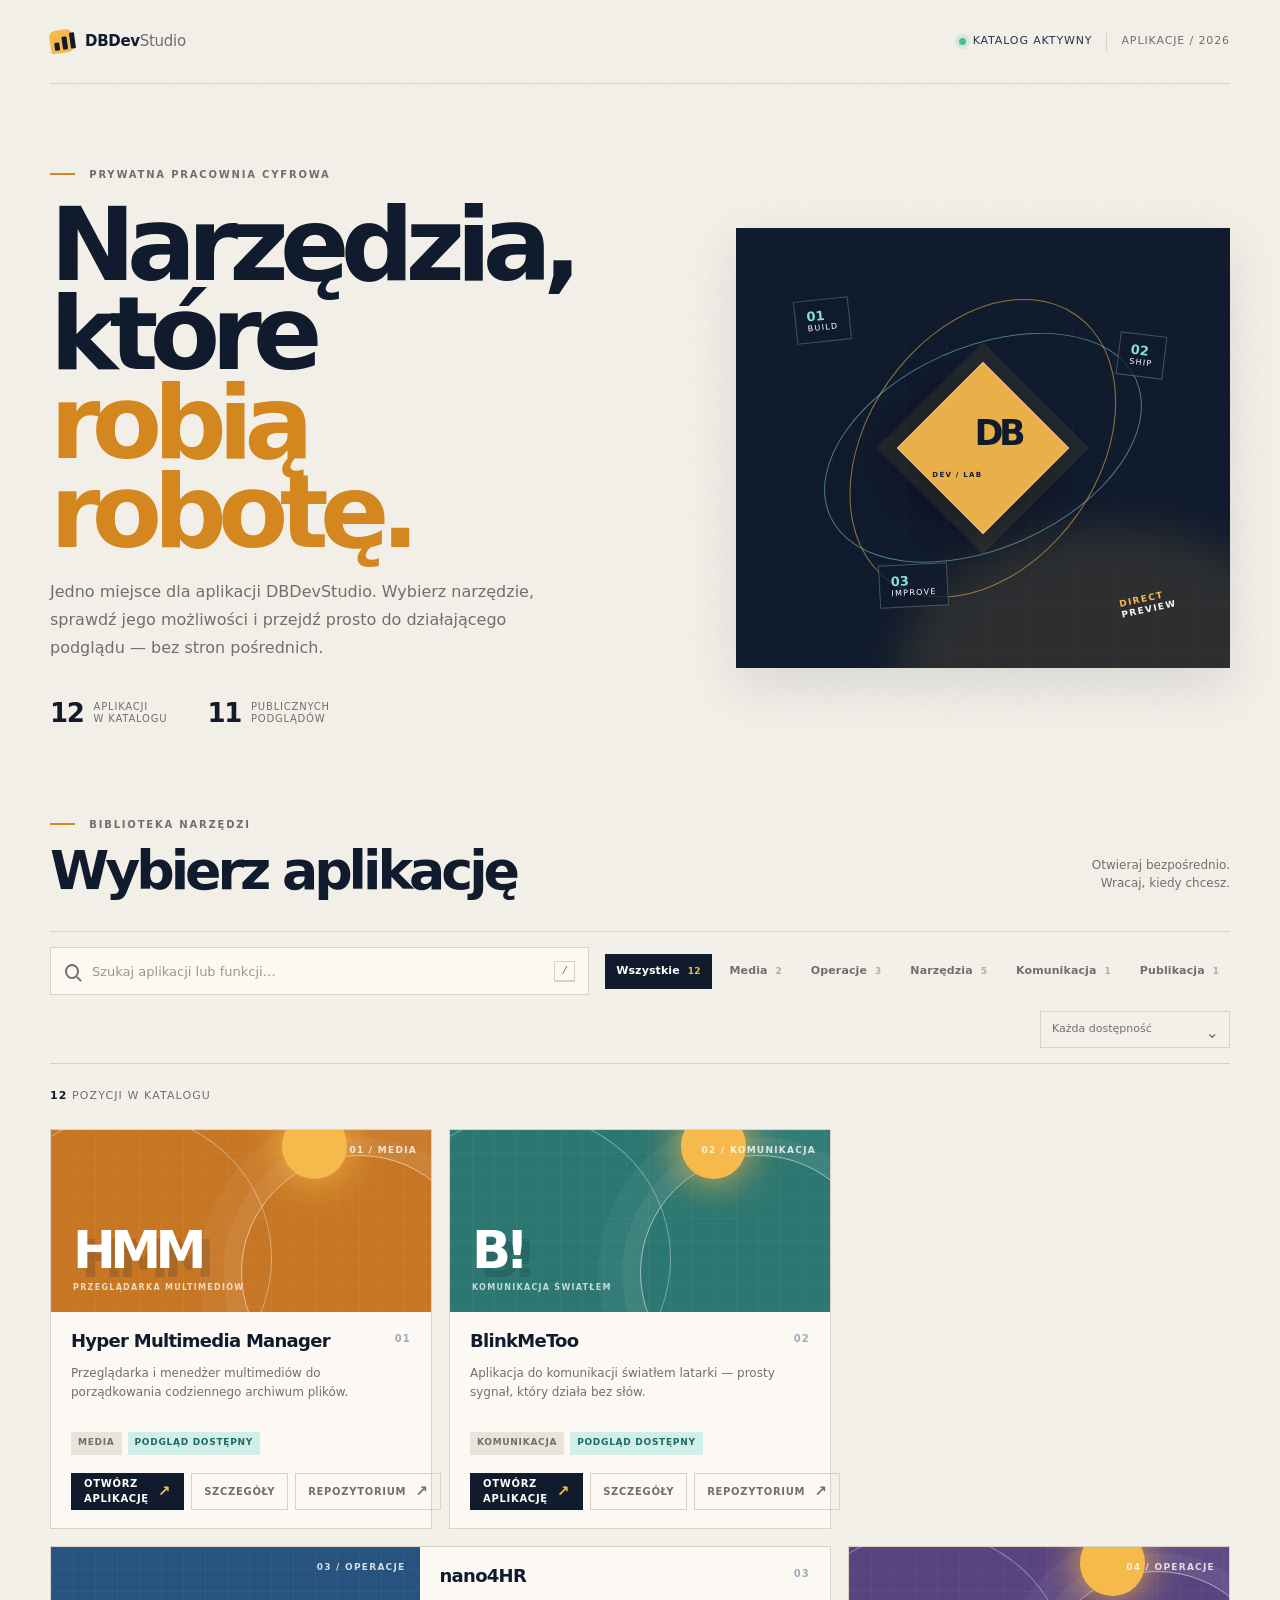
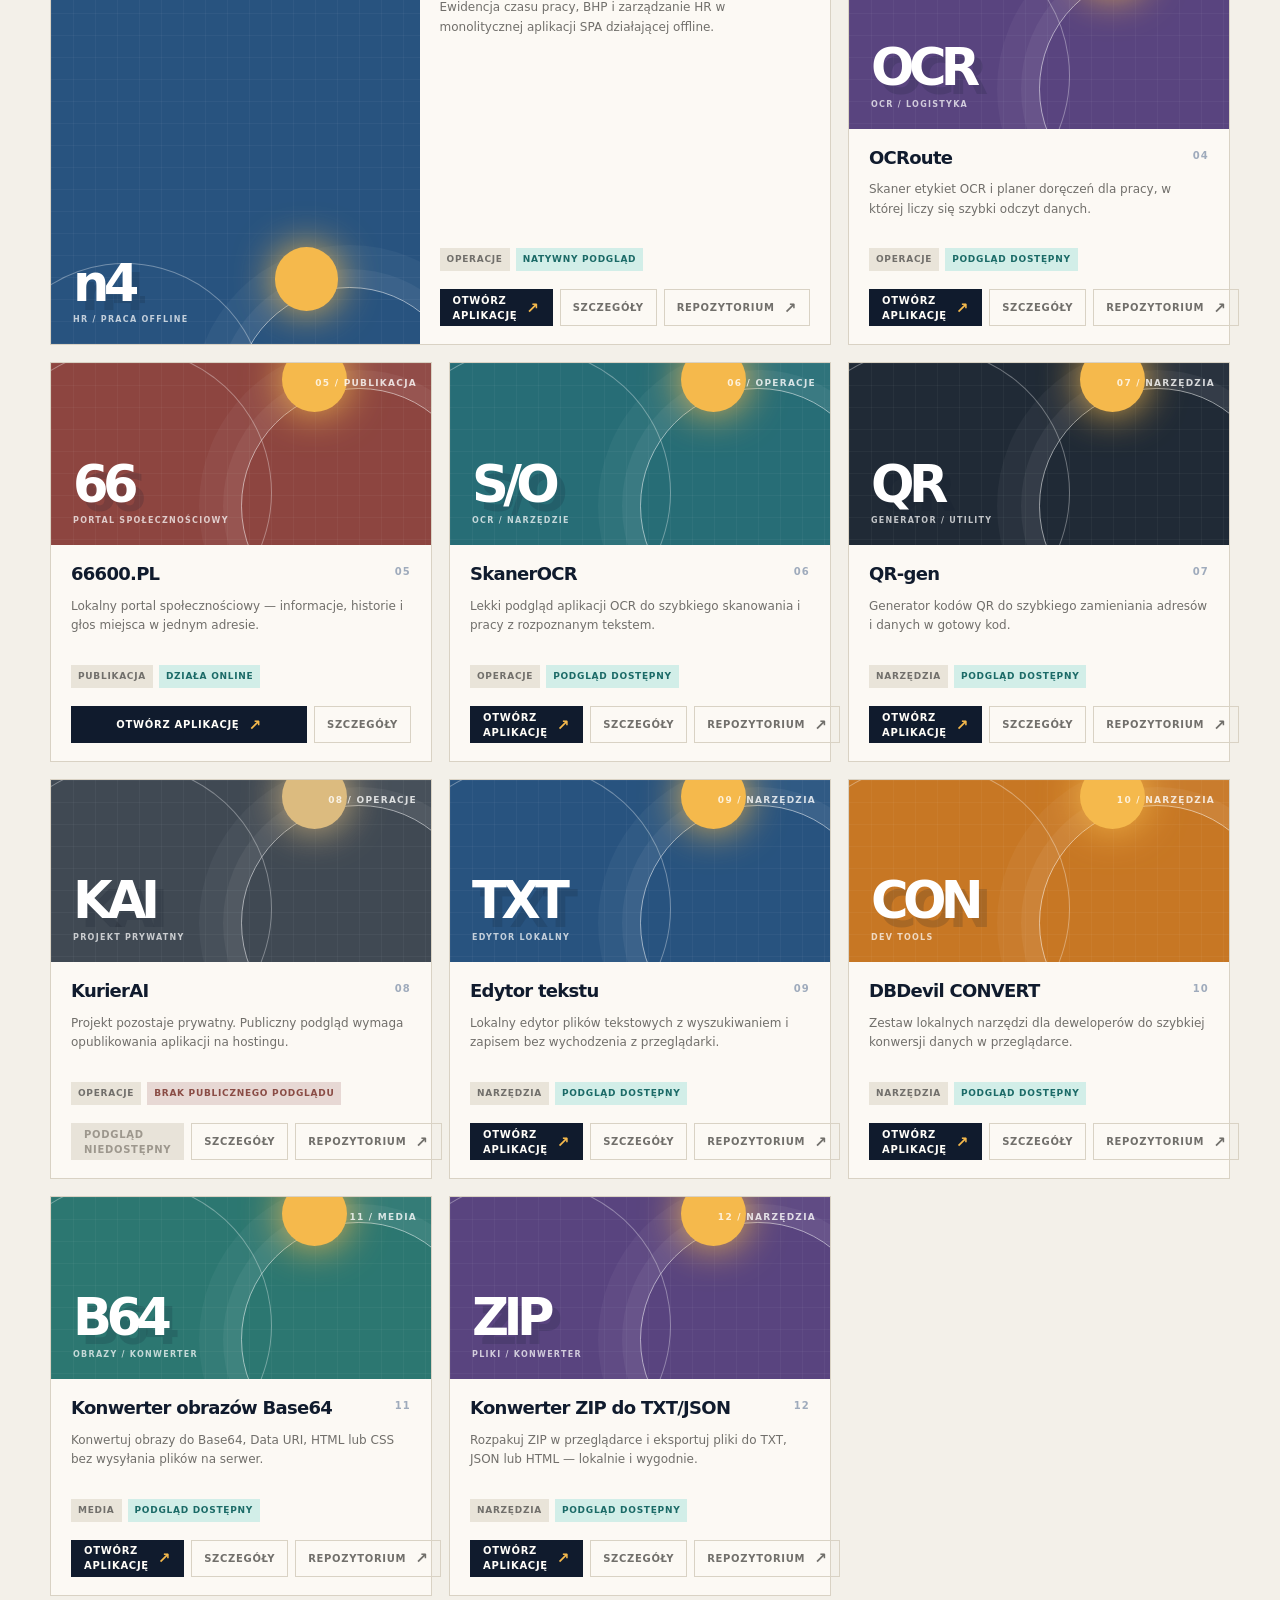
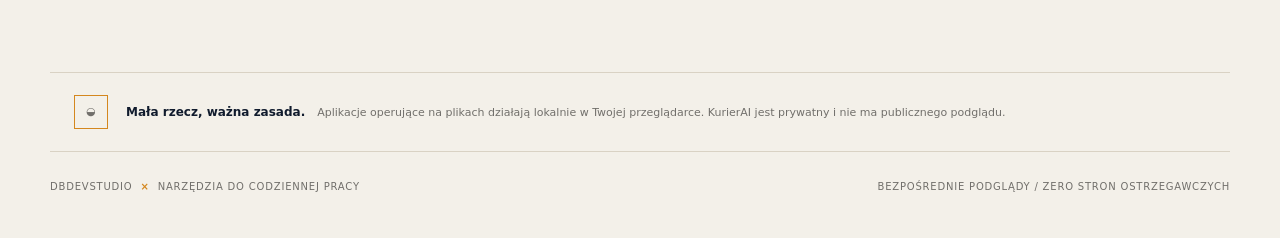
<file: index.html>
<!doctype html>
<html lang="pl">
  <head>
    <meta charset="UTF-8" />
    <meta name="viewport" content="width=device-width, initial-scale=1.0" />
    <meta name="theme-color" content="#101b2d" />
    <meta name="description" content="DBDevStudio — katalog aplikacji z bezpośrednimi podglądami i linkami do repozytoriów." />
    <title>DBDevStudio — katalog aplikacji</title>
    <link rel="icon" href="data:image/svg+xml,%3Csvg xmlns='http://www.w3.org/2000/svg' viewBox='0 0 64 64'%3E%3Crect width='64' height='64' rx='16' fill='%23f5b94c'/%3E%3Cpath d='M18 20h28v8H26v8h16v8H26v8h20v8H18z' fill='%23101b2d'/%3E%3C/svg%3E" />
    <link rel="stylesheet" href="styles.css" />
  </head>
  <body>
    <div class="page-noise" aria-hidden="true"></div>
    <header class="topbar shell">
      <a class="brand" href="/" aria-label="DBDevStudio — strona główna">
        <span class="brand-mark" aria-hidden="true"><span></span><span></span><span></span></span>
        <span class="brand-name">DBDev<span>Studio</span></span>
      </a>
      <div class="topbar-meta">
        <span class="system-status"><i></i> katalog aktywny</span>
        <span class="topbar-rule" aria-hidden="true"></span>
        <span class="topbar-caption">aplikacje / 2026</span>
      </div>
    </header>

    <main>
      <section class="hero shell" aria-labelledby="page-title">
        <div class="hero-copy">
          <p class="eyebrow"><span class="eyebrow-line"></span> prywatna pracownia cyfrowa</p>
          <h1 id="page-title">Narzędzia, które<br /><em>robią robotę.</em></h1>
          <p class="hero-intro">Jedno miejsce dla aplikacji DBDevStudio. Wybierz narzędzie, sprawdź jego możliwości i przejdź prosto do działającego podglądu — bez stron pośrednich.</p>
          <div class="hero-actions" aria-label="Szybkie informacje">
            <div class="hero-stat"><strong id="hero-app-count">12</strong><span>aplikacji<br />w katalogu</span></div>
            <div class="hero-stat"><strong id="hero-preview-count">11</strong><span>publicznych<br />podglądów</span></div>
          </div>
        </div>
        <div class="hero-art" aria-label="Schemat katalogu aplikacji" role="img">
          <div class="orbit orbit-one"></div>
          <div class="orbit orbit-two"></div>
          <div class="art-core"><span>DB</span><small>DEV / LAB</small></div>
          <div class="art-node node-a"><b>01</b><span>BUILD</span></div>
          <div class="art-node node-b"><b>02</b><span>SHIP</span></div>
          <div class="art-node node-c"><b>03</b><span>IMPROVE</span></div>
          <div class="art-stamp">DIRECT<br /><span>PREVIEW</span></div>
        </div>
      </section>

      <section class="catalog shell" aria-labelledby="catalog-title">
        <div class="section-heading">
          <div>
            <p class="eyebrow"><span class="eyebrow-line"></span> biblioteka narzędzi</p>
            <h2 id="catalog-title">Wybierz aplikację</h2>
          </div>
          <p class="section-note">Otwieraj bezpośrednio.<br />Wracaj, kiedy chcesz.</p>
        </div>

        <div class="toolbar" aria-label="Wyszukiwanie i filtrowanie katalogu">
          <label class="search-box" for="search-input">
            <span class="search-icon" aria-hidden="true"></span>
            <input id="search-input" type="search" placeholder="Szukaj aplikacji lub funkcji…" autocomplete="off" />
            <kbd>/</kbd>
          </label>
          <div class="filter-group" role="group" aria-label="Filtr kategorii">
            <button class="filter-button is-active" type="button" data-category="all">Wszystkie <span>12</span></button>
            <button class="filter-button" type="button" data-category="media">Media <span>2</span></button>
            <button class="filter-button" type="button" data-category="operations">Operacje <span>3</span></button>
            <button class="filter-button" type="button" data-category="tools">Narzędzia <span>5</span></button>
            <button class="filter-button" type="button" data-category="communication">Komunikacja <span>1</span></button>
            <button class="filter-button" type="button" data-category="publishing">Publikacja <span>1</span></button>
          </div>
          <label class="availability-select" for="availability-filter">
            <span class="sr-only">Dostępność podglądu</span>
            <select id="availability-filter">
              <option value="all">Każda dostępność</option>
              <option value="available">Tylko z podglądem</option>
              <option value="private">Bez podglądu</option>
            </select>
          </label>
        </div>

        <div class="results-line">
          <p><strong id="result-count">12</strong> pozycji w katalogu</p>
          <button id="clear-filters" class="clear-button" type="button" hidden>Wyczyść filtry <span aria-hidden="true">↗</span></button>
        </div>

        <div id="apps-grid" class="apps-grid" aria-live="polite"></div>
        <div id="empty-state" class="empty-state" hidden>
          <span class="empty-icon" aria-hidden="true">∅</span>
          <h3>Nie znaleziono takiej aplikacji</h3>
          <p>Spróbuj skrócić wyszukiwanie albo usuń filtry, aby wrócić do pełnej biblioteki.</p>
          <button id="empty-reset" class="button button-dark" type="button">Pokaż wszystkie</button>
        </div>
      </section>

      <section class="privacy-strip shell" aria-label="Informacja o prywatności">
        <span class="privacy-icon" aria-hidden="true">◒</span>
        <div><strong>Mała rzecz, ważna zasada.</strong><span>Aplikacje operujące na plikach działają lokalnie w Twojej przeglądarce. KurierAI jest prywatny i nie ma publicznego podglądu.</span></div>
      </section>
    </main>

    <footer class="footer shell">
      <span>DBDevStudio <b>×</b> narzędzia do codziennej pracy</span>
      <span>bezpośrednie podglądy / zero stron ostrzegawczych</span>
    </footer>

    <dialog id="details-dialog" class="details-dialog" aria-labelledby="dialog-title">
      <div class="dialog-inner">
        <button id="dialog-close" class="dialog-close" type="button" aria-label="Zamknij szczegóły">×</button>
        <div id="dialog-visual" class="dialog-visual" aria-hidden="true"></div>
        <div class="dialog-content">
          <p id="dialog-kicker" class="eyebrow"></p>
          <h2 id="dialog-title"></h2>
          <p id="dialog-description" class="dialog-description"></p>
          <div id="dialog-facts" class="dialog-facts"></div>
          <div id="dialog-story" class="dialog-story"></div>
          <div id="dialog-links" class="dialog-links"></div>
        </div>
      </div>
    </dialog>

    <script src="app.js" defer></script>
  </body>
</html>
</file>
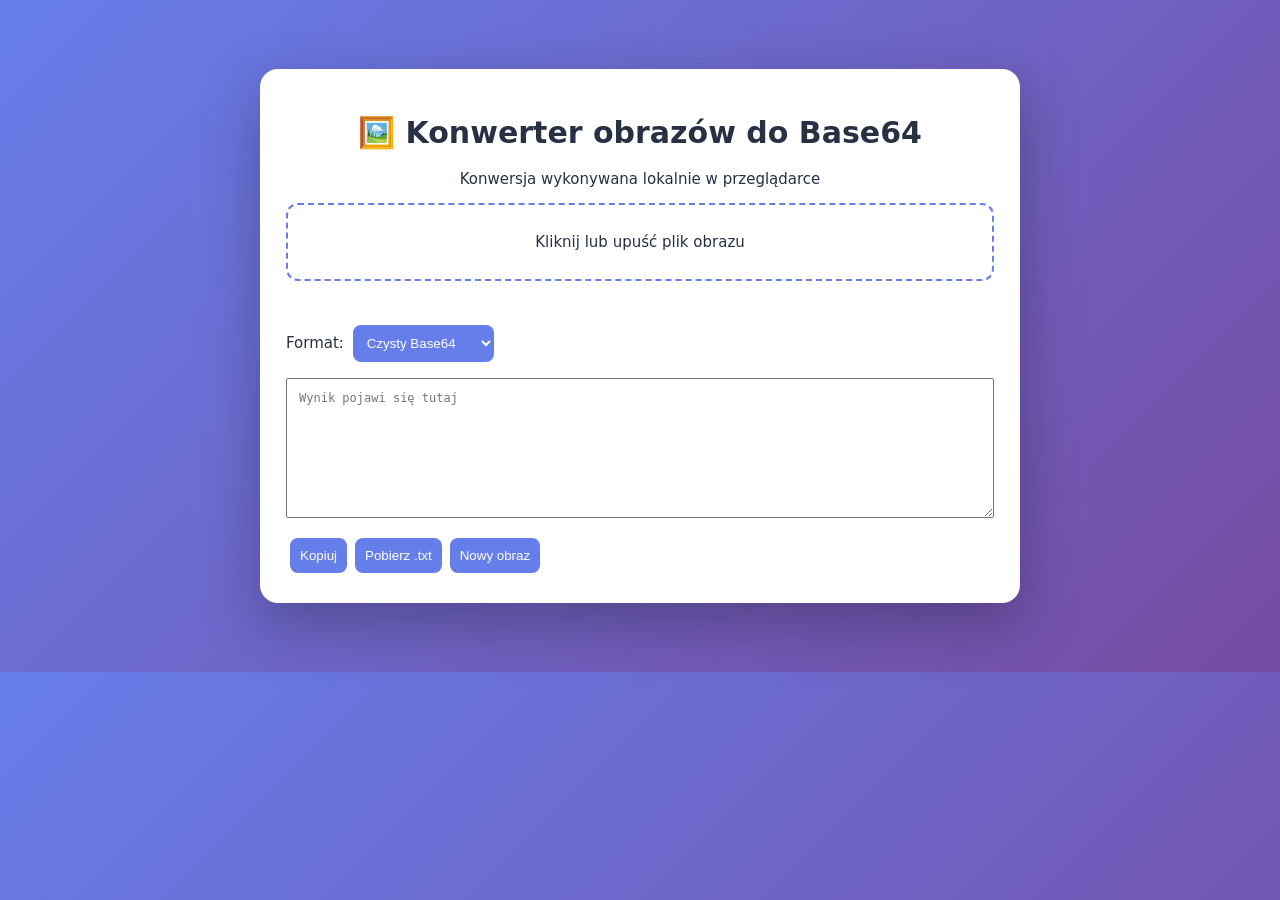
<file: apps/image-base64/index.html>
<!doctype html><html lang="pl"><head><meta charset="utf-8"><meta name="viewport" content="width=device-width,initial-scale=1"><title>Konwerter obrazów Base64</title><style>*{box-sizing:border-box}body{margin:0;padding:24px;background:linear-gradient(135deg,#667eea,#764ba2);font:15px system-ui,sans-serif;color:#283044}.wrap{max-width:760px;margin:5vh auto;background:white;border-radius:18px;padding:26px;box-shadow:0 20px 60px #0004}h1{text-align:center}.drop{padding:28px;border:2px dashed #667eea;text-align:center;border-radius:12px;cursor:pointer}img{display:block;max-width:100%;max-height:300px;margin:20px auto}textarea{width:100%;height:140px;margin:12px 0;padding:12px;font:12px monospace}button,select{padding:10px;border:0;border-radius:8px;background:#667eea;color:white;cursor:pointer;margin:4px}small{color:#667085}</style></head><body><main class="wrap"><h1>🖼️ Konwerter obrazów do Base64</h1><p style="text-align:center">Konwersja wykonywana lokalnie w przeglądarce</p><div class="drop" id="drop">Kliknij lub upuść plik obrazu<input id="file" type="file" accept="image/*" hidden></div><img id="preview" hidden><p id="info"></p><label>Format: <select id="format"><option value="plain">Czysty Base64</option><option value="datauri">Data URI</option><option value="html">HTML &lt;img&gt;</option><option value="css">CSS background</option></select></label><textarea id="out" readonly placeholder="Wynik pojawi się tutaj"></textarea><button id="copy">Kopiuj</button><button id="download">Pobierz .txt</button><button id="reset">Nowy obraz</button></main><script>const input=document.querySelector('#file'),drop=document.querySelector('#drop'),img=document.querySelector('#preview'),out=document.querySelector('#out'),fmt=document.querySelector('#format');let data='',mime='',name='image';drop.onclick=()=>input.click();for(const t of ['dragover','drop'])drop.addEventListener(t,e=>e.preventDefault());drop.ondrop=e=>{if(e.dataTransfer.files[0])load(e.dataTransfer.files[0])};input.onchange=()=>input.files[0]&&load(input.files[0]);function load(file){if(!file.type.startsWith('image/'))return alert('Wybierz plik obrazu');name=file.name.replace(/\.[^.]+$/,'');mime=file.type;const r=new FileReader();r.onload=()=>{data=String(r.result).split(',')[1]||'';img.src=r.result;img.hidden=false;const probe=new Image();probe.onload=()=>document.querySelector('#info').textContent=`${file.name} · ${file.type} · ${Math.round(file.size/1024)} KB · ${probe.width}×${probe.height}px · Base64 ${Math.round(data.length/1024)} KB`;probe.src=r.result;render()};r.readAsDataURL(file)}function render(){const uri=`data:${mime};base64,${data}`;out.value=fmt.value==='plain'?data:fmt.value==='datauri'?uri:fmt.value==='html'?`<img src="${uri}" alt="${name}">`:`background-image: url('${uri}');`}fmt.onchange=render;document.querySelector('#copy').onclick=async()=>{await navigator.clipboard.writeText(out.value);alert('Skopiowano')};document.querySelector('#download').onclick=()=>{const a=document.createElement('a');a.href=URL.createObjectURL(new Blob([out.value],{type:'text/plain'}));a.download=`${name}_base64_${fmt.value}.txt`;a.click();setTimeout(()=>URL.revokeObjectURL(a.href),1000)};document.querySelector('#reset').onclick=()=>{input.value='';img.hidden=true;img.removeAttribute('src');out.value='';data='';document.querySelector('#info').textContent=''};</script></body></html>
</file>
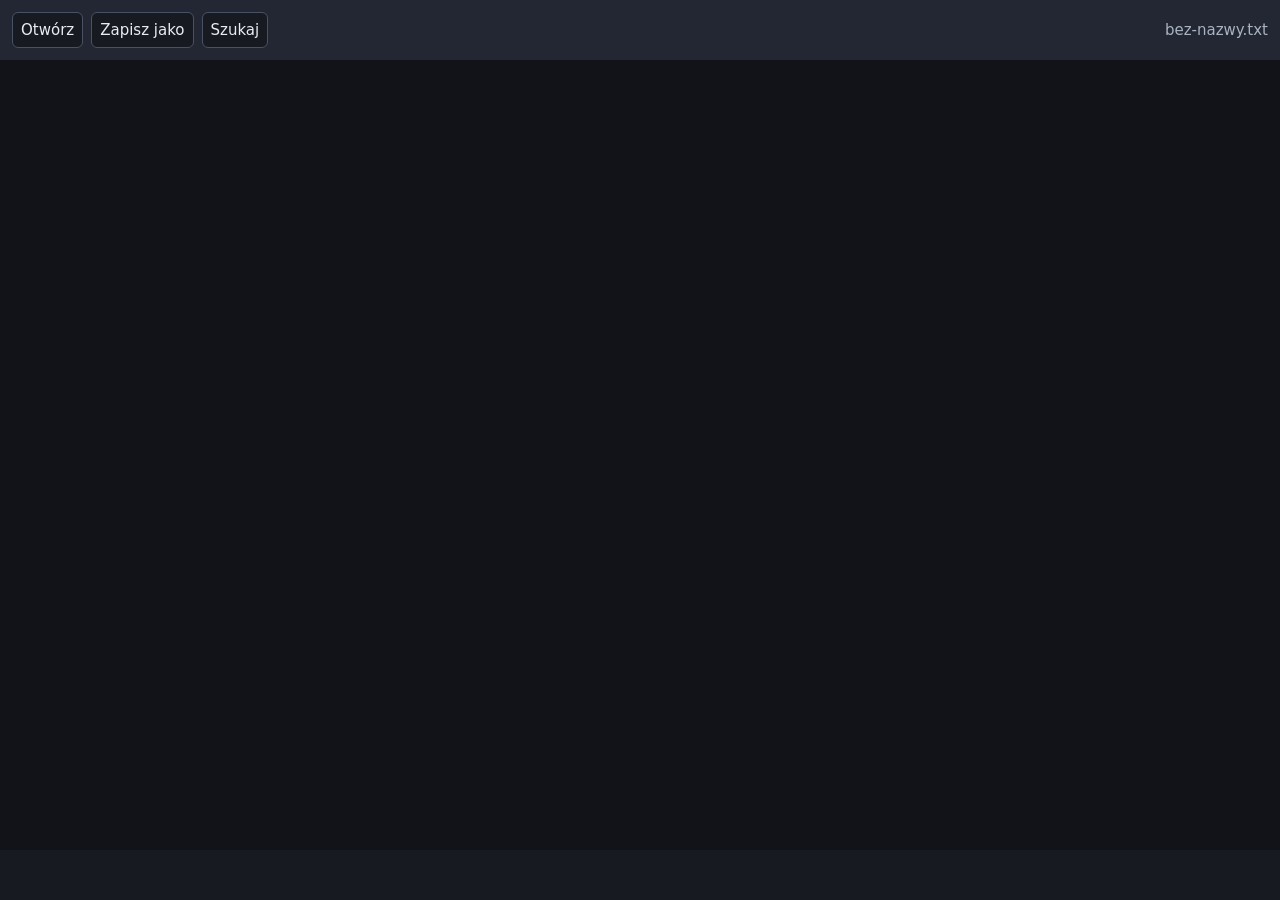
<file: apps/text-editor/index.html>
<!doctype html><html lang="pl"><head><meta charset="utf-8"><meta name="viewport" content="width=device-width,initial-scale=1"><title>Edytor tekstu — DBDevStudio</title><style>*{box-sizing:border-box}body{margin:0;background:#171a21;color:#e8edf2;font:15px system-ui,sans-serif}header{display:flex;gap:8px;align-items:center;padding:12px;background:#222733;flex-wrap:wrap}button,input{font:inherit;padding:8px;border-radius:6px;border:1px solid #495264;background:#171a21;color:inherit}button{cursor:pointer}textarea{display:block;width:100%;height:calc(100vh - 110px);resize:none;background:#111318;color:#e8edf2;border:0;padding:16px;font:14px/1.5 ui-monospace,monospace;tab-size:4}#name{margin-left:auto;color:#aab3c1}#find{width:min(240px,45vw)}</style></head><body><header><button id="open">Otwórz</button><button id="save">Zapisz jako</button><button id="findBtn">Szukaj</button><input id="find" placeholder="Szukaj w tekście" hidden><button id="next" hidden>Następne</button><span id="name">bez-nazwy.txt</span><input id="file" type="file" hidden accept=".txt,.json,.js,.csv,.md,.html,.css"></header><textarea id="editor" spellcheck="false" aria-label="Edytor tekstu"></textarea><script>const e=document.querySelector('#editor'),f=document.querySelector('#file'),n=document.querySelector('#name'),q=document.querySelector('#find');let filename='bez-nazwy.txt';document.querySelector('#open').onclick=()=>f.click();f.onchange=async()=>{if(f.files[0]){filename=f.files[0].name;n.textContent=filename;e.value=await f.files[0].text();f.value=''}};document.querySelector('#save').onclick=()=>{const a=document.createElement('a');a.href=URL.createObjectURL(new Blob([e.value],{type:'text/plain;charset=utf-8'}));a.download=filename;a.click();setTimeout(()=>URL.revokeObjectURL(a.href),1000)};document.querySelector('#findBtn').onclick=()=>{q.hidden=!q.hidden;document.querySelector('#next').hidden=q.hidden;if(!q.hidden)q.focus()};document.querySelector('#next').onclick=()=>{const t=e.value.toLowerCase(),needle=q.value.toLowerCase();if(!needle)return;let p=t.indexOf(needle,e.selectionEnd);if(p<0)p=t.indexOf(needle);if(p>=0){e.focus();e.setSelectionRange(p,p+needle.length)}};document.addEventListener('keydown',ev=>{if((ev.ctrlKey||ev.metaKey)&&ev.key.toLowerCase()==='o'){ev.preventDefault();f.click()}if((ev.ctrlKey||ev.metaKey)&&ev.key.toLowerCase()==='s'){ev.preventDefault();document.querySelector('#save').click()}if((ev.ctrlKey||ev.metaKey)&&ev.key.toLowerCase()==='f'){ev.preventDefault();q.hidden=false;document.querySelector('#next').hidden=false;q.focus()}});</script></body></html>
</file>
<file: styles.css>
:root {
  --ink: #101b2d;
  --ink-soft: #23324a;
  --paper: #f3f0e9;
  --paper-deep: #e8e3d8;
  --line: #d9d2c4;
  --muted: #716f6b;
  --muted-light: #9fabbc;
  --amber: #f5b94c;
  --amber-deep: #d4871e;
  --aqua: #89ded4;
  --white: #fffdf8;
  --shadow: 0 18px 48px rgba(16, 27, 45, 0.11);
  color-scheme: light;
}

* { box-sizing: border-box; }
html { scroll-behavior: smooth; }
body { margin: 0; min-width: 320px; background: var(--paper); color: var(--ink); font-family: "Trebuchet MS", "Avenir Next", system-ui, sans-serif; line-height: 1.5; }
body.modal-open { overflow: hidden; }
button, input, select { font: inherit; }
button, a, select { -webkit-tap-highlight-color: transparent; }
a { color: inherit; }
button { cursor: pointer; }
button:focus-visible, a:focus-visible, input:focus-visible, select:focus-visible { outline: 3px solid var(--amber-deep); outline-offset: 3px; }
.shell { width: min(1180px, calc(100% - 48px)); margin: 0 auto; }
.page-noise { position: fixed; inset: 0; z-index: -1; opacity: .16; pointer-events: none; background-image: url("data:image/svg+xml,%3Csvg viewBox='0 0 180 180' xmlns='http://www.w3.org/2000/svg'%3E%3Cfilter id='n'%3E%3CfeTurbulence type='fractalNoise' baseFrequency='.95' numOctaves='3' stitchTiles='stitch'/%3E%3C/filter%3E%3Crect width='100%25' height='100%25' filter='url(%23n)' opacity='.23'/%3E%3C/svg%3E"); mix-blend-mode: multiply; }
.sr-only { position: absolute; width: 1px; height: 1px; padding: 0; margin: -1px; overflow: hidden; clip: rect(0,0,0,0); white-space: nowrap; border: 0; }

.topbar { display: flex; justify-content: space-between; align-items: center; min-height: 84px; border-bottom: 1px solid var(--line); }
.brand { display: inline-flex; align-items: center; gap: 12px; text-decoration: none; font-size: 15px; letter-spacing: -.02em; }
.brand-mark { display: grid; grid-template-columns: repeat(3, 5px); align-items: end; gap: 3px; width: 23px; height: 23px; padding: 4px; background: var(--amber); border-radius: 6px 6px 6px 2px; transform: rotate(-8deg); }
.brand-mark span { display: block; background: var(--ink); border-radius: 1px; }
.brand-mark span:nth-child(1) { height: 8px; }
.brand-mark span:nth-child(2) { height: 13px; }
.brand-mark span:nth-child(3) { height: 16px; }
.brand-name { font-weight: 800; }
.brand-name span { color: var(--muted); font-weight: 500; }
.topbar-meta { display: flex; align-items: center; gap: 14px; color: var(--muted); font-size: 11px; letter-spacing: .08em; text-transform: uppercase; }
.system-status { display: inline-flex; align-items: center; gap: 7px; color: var(--ink-soft); }
.system-status i { width: 7px; height: 7px; display: inline-block; background: #4eb99a; border-radius: 50%; box-shadow: 0 0 0 4px rgba(78,185,154,.15); }
.topbar-rule { width: 1px; height: 18px; background: var(--line); }

.hero { display: grid; grid-template-columns: minmax(0, 1.1fr) minmax(350px, .9fr); gap: 7%; align-items: center; padding: 86px 0 94px; }
.eyebrow { margin: 0 0 20px; color: var(--muted); font-size: 10px; line-height: 1; font-weight: 800; letter-spacing: .18em; text-transform: uppercase; }
.eyebrow-line { display: inline-block; width: 25px; height: 2px; margin: 0 9px 3px 0; background: var(--amber-deep); }
h1, h2, h3, p { margin-top: 0; }
h1 { max-width: 700px; margin-bottom: 22px; color: var(--ink); font-size: clamp(3.8rem, 8vw, 7.25rem); font-weight: 800; line-height: .87; letter-spacing: -.085em; }
h1 em { color: var(--amber-deep); font-style: normal; }
.hero-intro { max-width: 490px; margin-bottom: 38px; color: var(--muted); font-size: 16px; line-height: 1.75; }
.hero-actions { display: flex; gap: 40px; }
.hero-stat { display: flex; gap: 10px; align-items: center; }
.hero-stat strong { font-size: 26px; line-height: 1; letter-spacing: -.05em; }
.hero-stat span { color: var(--muted); font-size: 10px; line-height: 1.25; letter-spacing: .08em; text-transform: uppercase; }
.hero-art { position: relative; min-height: 440px; overflow: hidden; background: var(--ink); box-shadow: var(--shadow); isolation: isolate; }
.hero-art::before { content: ""; position: absolute; inset: 0; opacity: .35; background: linear-gradient(rgba(255,255,255,.06) 1px, transparent 1px), linear-gradient(90deg, rgba(255,255,255,.06) 1px, transparent 1px); background-size: 42px 42px; }
.hero-art::after { content: ""; position: absolute; right: -18%; bottom: -34%; width: 85%; height: 66%; border-radius: 50%; background: var(--amber); opacity: .12; filter: blur(20px); }
.orbit { position: absolute; left: 50%; top: 50%; border: 1px solid rgba(137,222,212,.5); border-radius: 50%; transform: translate(-50%, -50%) rotate(-24deg); }
.orbit-one { width: 68%; height: 46%; }
.orbit-two { width: 47%; height: 74%; border-color: rgba(245,185,76,.58); transform: translate(-50%, -50%) rotate(35deg); }
.art-core { position: absolute; left: 50%; top: 50%; z-index: 2; display: grid; place-items: center; width: 122px; height: 122px; border: 1px solid rgba(255,255,255,.3); background: rgba(245,185,76,.95); color: var(--ink); transform: translate(-50%, -50%) rotate(45deg); box-shadow: 0 0 0 14px rgba(245,185,76,.08), 0 18px 55px rgba(0,0,0,.35); }
.art-core span, .art-core small { transform: rotate(-45deg); }
.art-core span { margin-top: 5px; font-size: 35px; font-weight: 900; line-height: 1; letter-spacing: -.13em; }
.art-core small { margin-left: 1px; font-size: 7px; font-weight: 800; letter-spacing: .18em; }
.art-node { position: absolute; z-index: 3; display: grid; gap: 2px; padding: 9px 11px; border: 1px solid rgba(255,255,255,.24); background: rgba(16,27,45,.76); color: white; font-size: 8px; line-height: 1; letter-spacing: .16em; }
.art-node b { color: var(--aqua); font-size: 13px; letter-spacing: 0; }
.node-a { top: 16%; left: 12%; transform: rotate(-6deg); }
.node-b { top: 24%; right: 13%; transform: rotate(7deg); }
.node-c { bottom: 14%; left: 29%; transform: rotate(-3deg); }
.art-stamp { position: absolute; right: 11%; bottom: 12%; color: var(--amber); font-size: 9px; font-weight: 800; line-height: 1.25; letter-spacing: .16em; transform: rotate(-12deg); }
.art-stamp span { color: white; }

.catalog { padding-bottom: 76px; }
.section-heading { display: flex; justify-content: space-between; align-items: end; gap: 24px; margin-bottom: 35px; }
.section-heading .eyebrow { margin-bottom: 15px; }
h2 { margin-bottom: 0; font-size: clamp(2.4rem, 4.2vw, 4.1rem); line-height: .95; letter-spacing: -.075em; }
.section-note { margin: 0 0 4px; color: var(--muted); font-size: 12px; line-height: 1.5; text-align: right; }
.toolbar { display: grid; grid-template-columns: minmax(250px, 1fr) auto; gap: 16px; align-items: center; padding: 15px 0; border-top: 1px solid var(--line); border-bottom: 1px solid var(--line); }
.search-box { display: flex; align-items: center; min-height: 48px; padding: 0 13px; border: 1px solid var(--line); background: rgba(255,253,248,.64); }
.search-icon { position: relative; width: 15px; height: 15px; margin: 0 11px 0 1px; border: 2px solid var(--muted); border-radius: 50%; }
.search-icon::after { content: ""; position: absolute; right: -5px; bottom: -3px; width: 6px; height: 2px; background: var(--muted); transform: rotate(45deg); }
.search-box input { width: 100%; border: 0; outline: 0; background: transparent; color: var(--ink); font-size: 13px; }
.search-box input::placeholder { color: #9a968e; }
kbd { display: inline-flex; align-items: center; justify-content: center; min-width: 21px; height: 21px; border: 1px solid var(--line); border-bottom-width: 2px; color: var(--muted); font-size: 11px; }
.filter-group { display: flex; flex-wrap: wrap; justify-content: end; gap: 7px; }
.filter-button { padding: 8px 10px; border: 1px solid transparent; background: transparent; color: var(--muted); font-size: 11px; font-weight: 700; letter-spacing: .01em; }
.filter-button span { margin-left: 4px; color: #b2ada3; font-size: 9px; }
.filter-button:hover { color: var(--ink); }
.filter-button.is-active { border-color: var(--ink); background: var(--ink); color: var(--white); }
.filter-button.is-active span { color: var(--amber); }
.availability-select { grid-column: 1 / -1; justify-self: end; position: relative; }
.availability-select::after { content: "⌄"; position: absolute; top: 10px; right: 11px; pointer-events: none; color: var(--muted); }
.availability-select select { appearance: none; min-width: 190px; padding: 9px 32px 9px 11px; border: 1px solid var(--line); background: transparent; color: var(--muted); font-size: 11px; }
.results-line { display: flex; justify-content: space-between; align-items: center; min-height: 65px; }
.results-line p { margin: 0; color: var(--muted); font-size: 11px; text-transform: uppercase; letter-spacing: .1em; }
.results-line p strong { color: var(--ink); }
.clear-button { padding: 4px 0; border: 0; background: none; color: var(--amber-deep); font-size: 11px; font-weight: 800; }
.clear-button span { display: inline-block; margin-left: 4px; transform: rotate(45deg); }

.apps-grid { display: grid; grid-template-columns: repeat(3, minmax(0, 1fr)); gap: 17px; }
.app-card { display: flex; flex-direction: column; min-width: 0; border: 1px solid var(--line); background: rgba(255,253,248,.7); transition: border-color .2s ease, box-shadow .2s ease, transform .2s ease; }
.app-card:hover { border-color: var(--ink-soft); box-shadow: var(--shadow); transform: translateY(-4px); }
.app-card.is-featured { grid-column: span 2; display: grid; grid-template-columns: 1.05fr 1fr; }
.app-visual { position: relative; min-height: 182px; overflow: hidden; background: var(--ink); color: white; }
.is-featured .app-visual { min-height: 248px; }
.app-visual::before { content: ""; position: absolute; inset: 0; opacity: .5; background-image: linear-gradient(rgba(255,255,255,.08) 1px, transparent 1px), linear-gradient(90deg, rgba(255,255,255,.08) 1px, transparent 1px); background-size: 22px 22px; }
.visual-amber { background: #c77724; }
.visual-blue { background: #28537f; }
.visual-mint { background: #2c7771; }
.visual-violet { background: #59447f; }
.visual-red { background: #8d4540; }
.visual-teal { background: #276d76; }
.visual-slate { background: #394a5d; }
.visual-black { background: #202a36; }
.visual-orb { position: absolute; width: 62%; aspect-ratio: 1; right: -12%; bottom: -43%; border: 1px solid rgba(255,255,255,.55); border-radius: 50%; box-shadow: 0 0 0 18px rgba(255,255,255,.05), 0 0 0 42px rgba(255,255,255,.04); }
.visual-orb::after { content: ""; position: absolute; left: 17%; top: -18%; width: 28%; aspect-ratio: 1; border-radius: 50%; background: var(--amber); box-shadow: 0 0 40px var(--amber); }
.visual-orbit { position: absolute; left: -18%; bottom: -50%; width: 76%; aspect-ratio: 1; border: 1px solid rgba(255,255,255,.34); border-radius: 50%; transform: rotate(37deg); }
.visual-corner { position: absolute; top: 14px; right: 14px; color: rgba(255,255,255,.8); font-size: 9px; font-weight: 800; letter-spacing: .14em; }
.visual-mark { position: absolute; left: 22px; bottom: 20px; color: white; font-size: clamp(2.3rem, 4vw, 4.2rem); font-weight: 900; line-height: .8; letter-spacing: -.11em; text-shadow: 8px 9px 0 rgba(16,27,45,.17); }
.visual-mark small { display: block; margin-top: 13px; color: rgba(255,255,255,.72); font-size: 8px; font-weight: 700; line-height: 1; letter-spacing: .16em; text-shadow: none; }
.app-card.is-unavailable .app-visual { filter: saturate(.55); }
.app-card-body { display: flex; flex: 1; flex-direction: column; padding: 19px 20px 18px; }
.card-topline { display: flex; justify-content: space-between; align-items: start; gap: 12px; margin-bottom: 13px; }
.app-name { margin: 0; font-size: 18px; font-weight: 800; line-height: 1.1; letter-spacing: -.04em; }
.app-index { color: var(--muted-light); font-size: 10px; font-weight: 800; letter-spacing: .12em; }
.app-description { min-height: 54px; margin: 0 0 14px; color: var(--muted); font-size: 12px; line-height: 1.6; }
.card-meta { display: flex; flex-wrap: wrap; gap: 6px; margin-top: auto; margin-bottom: 18px; }
.meta-pill { display: inline-flex; align-items: center; min-height: 23px; padding: 4px 7px; background: #e9e4d9; color: var(--muted); font-size: 9px; font-weight: 800; letter-spacing: .08em; text-transform: uppercase; }
.meta-pill.available { background: rgba(137,222,212,.36); color: #1b6a67; }
.meta-pill.private { background: #e7d8d4; color: #8a4c45; }
.card-actions { display: flex; gap: 7px; }
.button { display: inline-flex; align-items: center; justify-content: center; min-height: 37px; padding: 0 12px; border: 1px solid transparent; text-decoration: none; font-size: 10px; font-weight: 800; letter-spacing: .07em; text-transform: uppercase; transition: background .2s ease, color .2s ease, border-color .2s ease; }
.button-primary { flex: 1; background: var(--ink); color: var(--white); }
.button-primary:hover { background: var(--amber-deep); color: var(--ink); }
.button-ghost { background: transparent; border-color: var(--line); color: var(--muted); }
.button-ghost:hover { border-color: var(--ink-soft); color: var(--ink); }
.button-disabled { flex: 1; cursor: not-allowed; background: #e8e3d9; color: #9d978d; }
.button-arrow { margin-left: 9px; color: var(--amber); font-size: 15px; line-height: 0; }
.button-ghost .button-arrow { color: var(--muted); }

.empty-state { padding: 80px 24px; border: 1px solid var(--line); text-align: center; }
.empty-icon { display: block; margin-bottom: 15px; color: var(--amber-deep); font-size: 40px; font-weight: 300; }
.empty-state h3 { margin-bottom: 8px; font-size: 24px; letter-spacing: -.05em; }
.empty-state p { max-width: 380px; margin: 0 auto 20px; color: var(--muted); font-size: 13px; }
.button-dark { border: 0; background: var(--ink); color: white; }
.button-dark:hover { background: var(--amber-deep); color: var(--ink); }

.privacy-strip { display: flex; align-items: center; gap: 18px; padding: 22px 24px; border-top: 1px solid var(--line); border-bottom: 1px solid var(--line); }
.privacy-icon { display: grid; place-items: center; width: 34px; height: 34px; border: 1px solid var(--amber-deep); color: var(--amber-deep); font-size: 18px; }
.privacy-strip div { display: flex; flex-wrap: wrap; align-items: baseline; gap: 5px 12px; }
.privacy-strip strong { font-size: 12px; }
.privacy-strip span { color: var(--muted); font-size: 11px; }
.footer { display: flex; justify-content: space-between; gap: 20px; padding: 27px 0 44px; color: var(--muted); font-size: 10px; letter-spacing: .08em; text-transform: uppercase; }
.footer b { padding: 0 4px; color: var(--amber-deep); }

.details-dialog { width: min(650px, calc(100% - 30px)); padding: 0; border: 0; background: var(--paper); color: var(--ink); box-shadow: 0 30px 100px rgba(16,27,45,.4); }
.details-dialog::backdrop { background: rgba(16,27,45,.72); backdrop-filter: blur(4px); }
.dialog-inner { position: relative; display: grid; grid-template-columns: 38% 62%; min-height: 370px; }
.dialog-close { position: absolute; top: 13px; right: 14px; z-index: 4; width: 31px; height: 31px; padding: 0; border: 1px solid rgba(255,255,255,.35); background: rgba(16,27,45,.38); color: white; font-size: 22px; line-height: 1; }
.dialog-visual { position: relative; overflow: hidden; background: var(--ink); }
.dialog-visual::before { content: ""; position: absolute; inset: 0; opacity: .45; background: linear-gradient(rgba(255,255,255,.08) 1px, transparent 1px), linear-gradient(90deg, rgba(255,255,255,.08) 1px, transparent 1px); background-size: 28px 28px; }
.dialog-visual .visual-mark { left: 24px; bottom: 25px; font-size: 52px; }
.dialog-content { padding: 38px 34px 32px; }
.dialog-content .eyebrow { margin-bottom: 12px; }
.dialog-content h2 { margin-bottom: 18px; font-size: 39px; }
.dialog-description { color: var(--muted); font-size: 13px; line-height: 1.7; }
.dialog-facts { display: flex; flex-wrap: wrap; gap: 7px; margin: 20px 0; }
.dialog-story { padding: 13px 14px; border-left: 2px solid var(--amber-deep); background: #ebe6dc; color: var(--muted); font-size: 11px; line-height: 1.6; }
.dialog-story:empty { display: none; }
.dialog-links { display: flex; flex-wrap: wrap; gap: 8px; margin-top: 23px; }

@media (max-width: 900px) {
  .hero { grid-template-columns: 1fr; gap: 48px; padding: 70px 0 75px; }
  .hero-art { max-width: 620px; width: 100%; min-height: 350px; }
  .apps-grid { grid-template-columns: repeat(2, minmax(0, 1fr)); }
  .app-card.is-featured { grid-column: span 2; }
  .toolbar { grid-template-columns: 1fr; }
  .filter-group { justify-content: start; }
  .availability-select { grid-column: auto; justify-self: start; }
}
@media (max-width: 620px) {
  .shell { width: min(100% - 30px, 520px); }
  .topbar { min-height: 68px; }
  .topbar-caption, .topbar-rule { display: none; }
  .topbar-meta { font-size: 9px; }
  .hero { padding: 56px 0 60px; }
  h1 { font-size: clamp(3.7rem, 18vw, 5.7rem); }
  .hero-intro { font-size: 14px; }
  .hero-art { min-height: 290px; }
  .art-core { width: 90px; height: 90px; }
  .art-core span { font-size: 27px; }
  .art-node { transform: scale(.88); }
  .section-heading { align-items: start; flex-direction: column; gap: 17px; }
  .section-note { text-align: left; }
  h2 { font-size: 3rem; }
  .apps-grid { grid-template-columns: 1fr; gap: 13px; }
  .app-card.is-featured { display: flex; grid-column: auto; }
  .is-featured .app-visual { min-height: 205px; }
  .filter-group { gap: 3px; }
  .filter-button { padding: 7px 8px; font-size: 10px; }
  .privacy-strip { align-items: start; padding: 18px 0; }
  .privacy-strip div { display: block; }
  .privacy-strip strong { display: block; margin-bottom: 3px; }
  .footer { align-items: start; flex-direction: column; gap: 8px; padding-bottom: 30px; }
  .dialog-inner { display: block; }
  .dialog-visual { min-height: 200px; }
  .dialog-content { padding: 29px 23px 25px; }
  .dialog-content h2 { font-size: 34px; }
}
@media (prefers-reduced-motion: reduce) {
  *, *::before, *::after { scroll-behavior: auto !important; transition-duration: .01ms !important; animation-duration: .01ms !important; }
}
</file>
